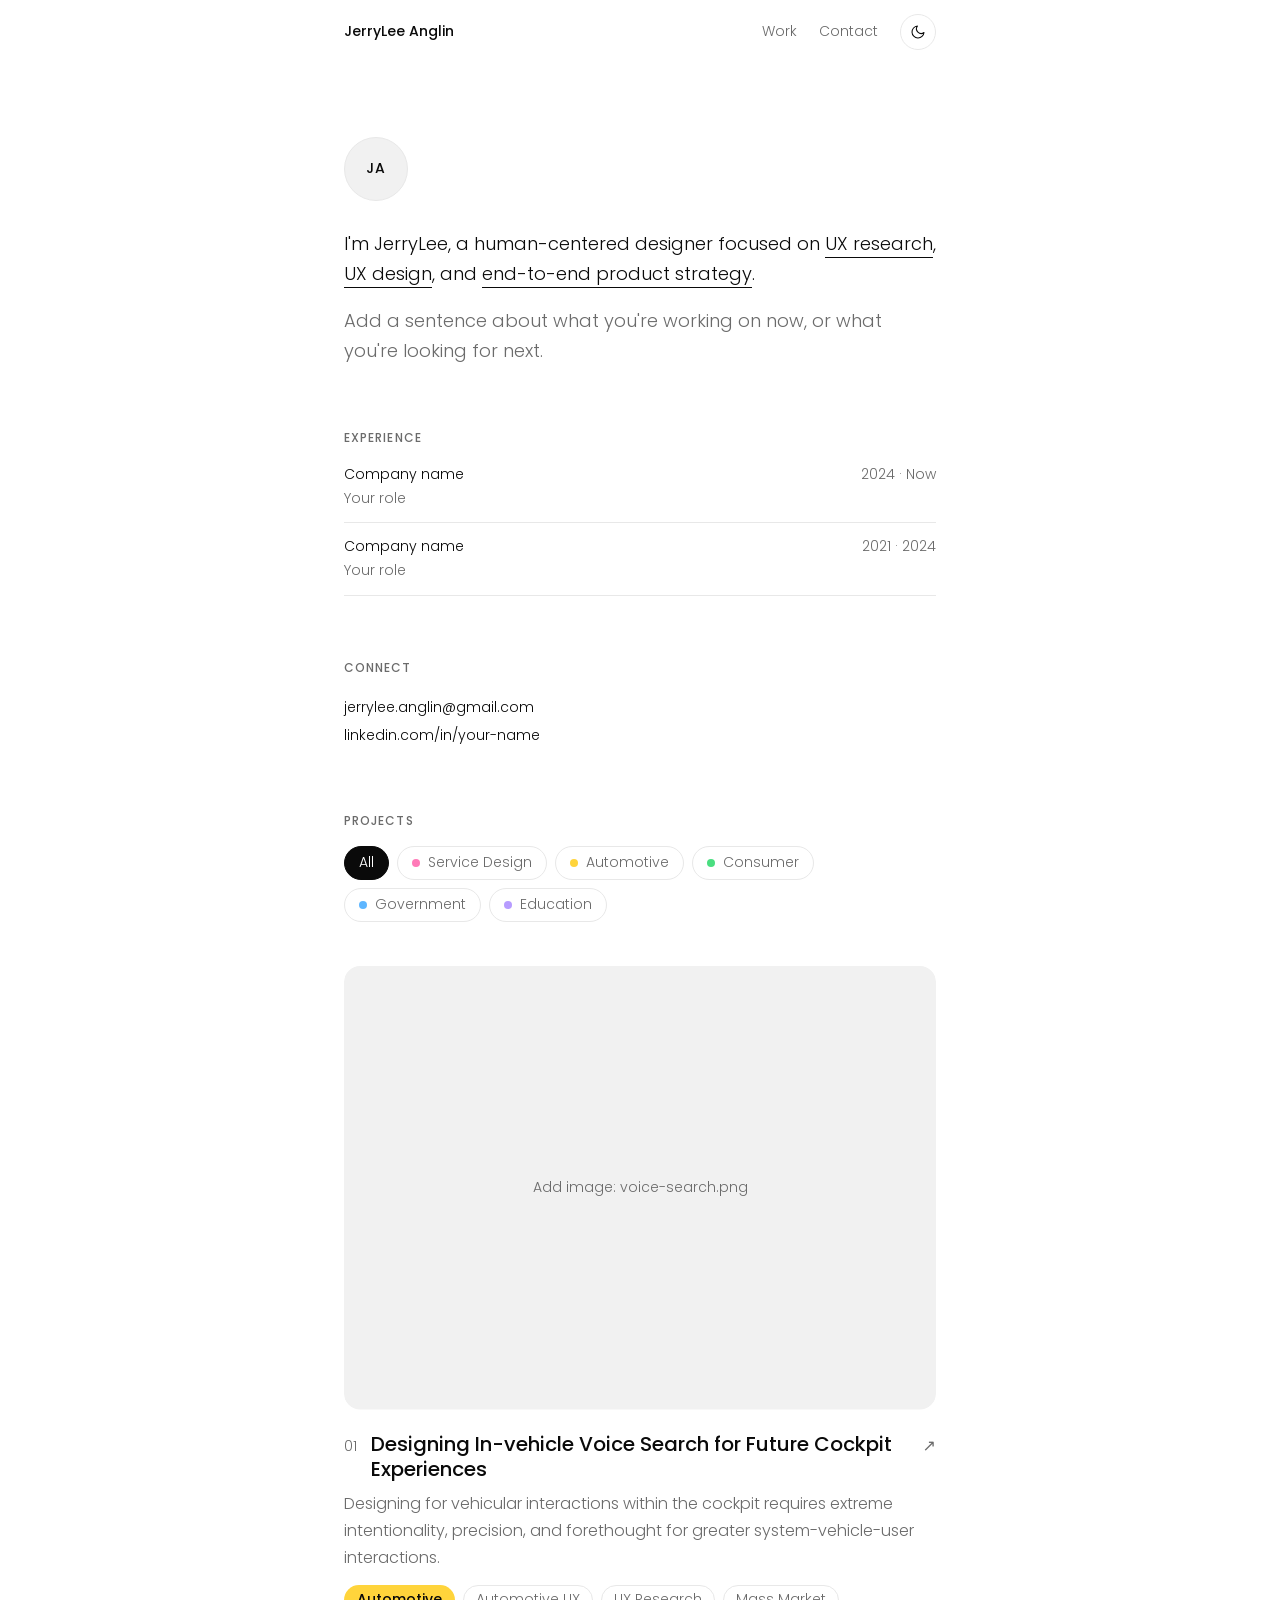
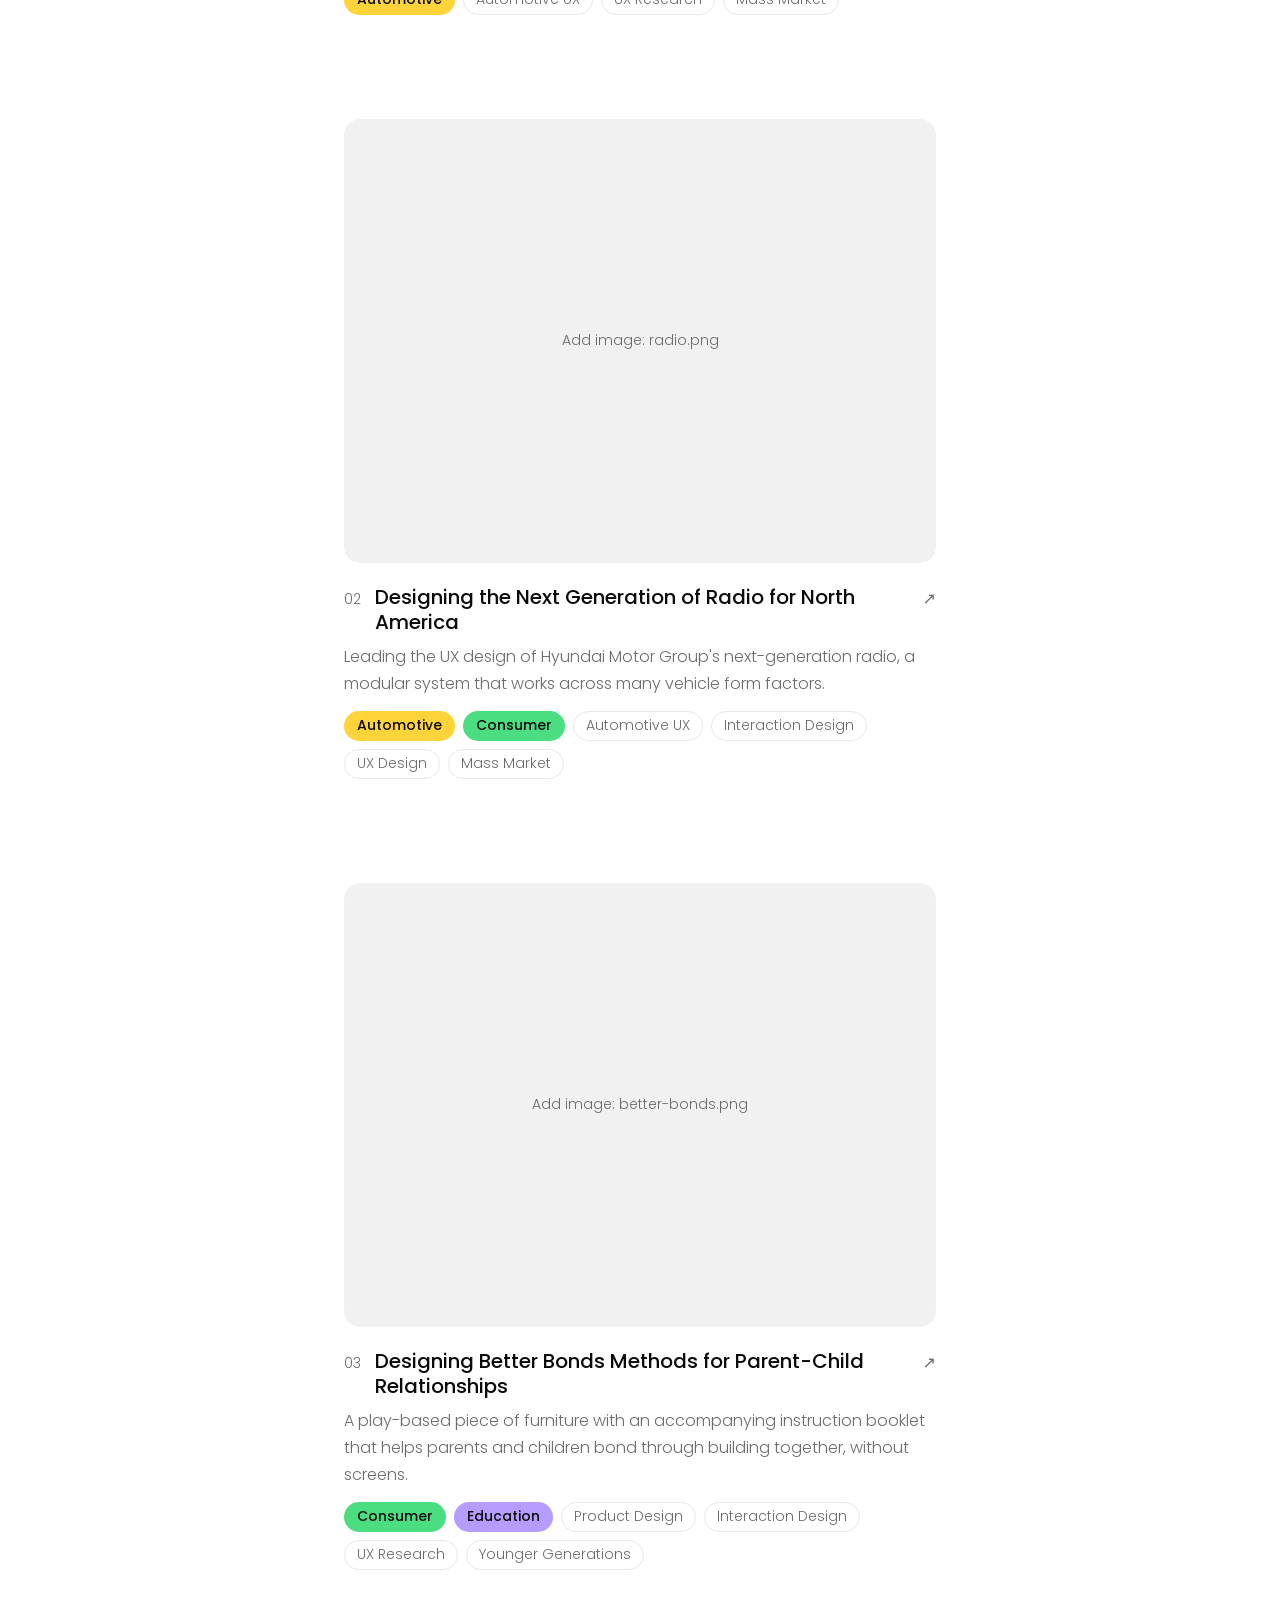
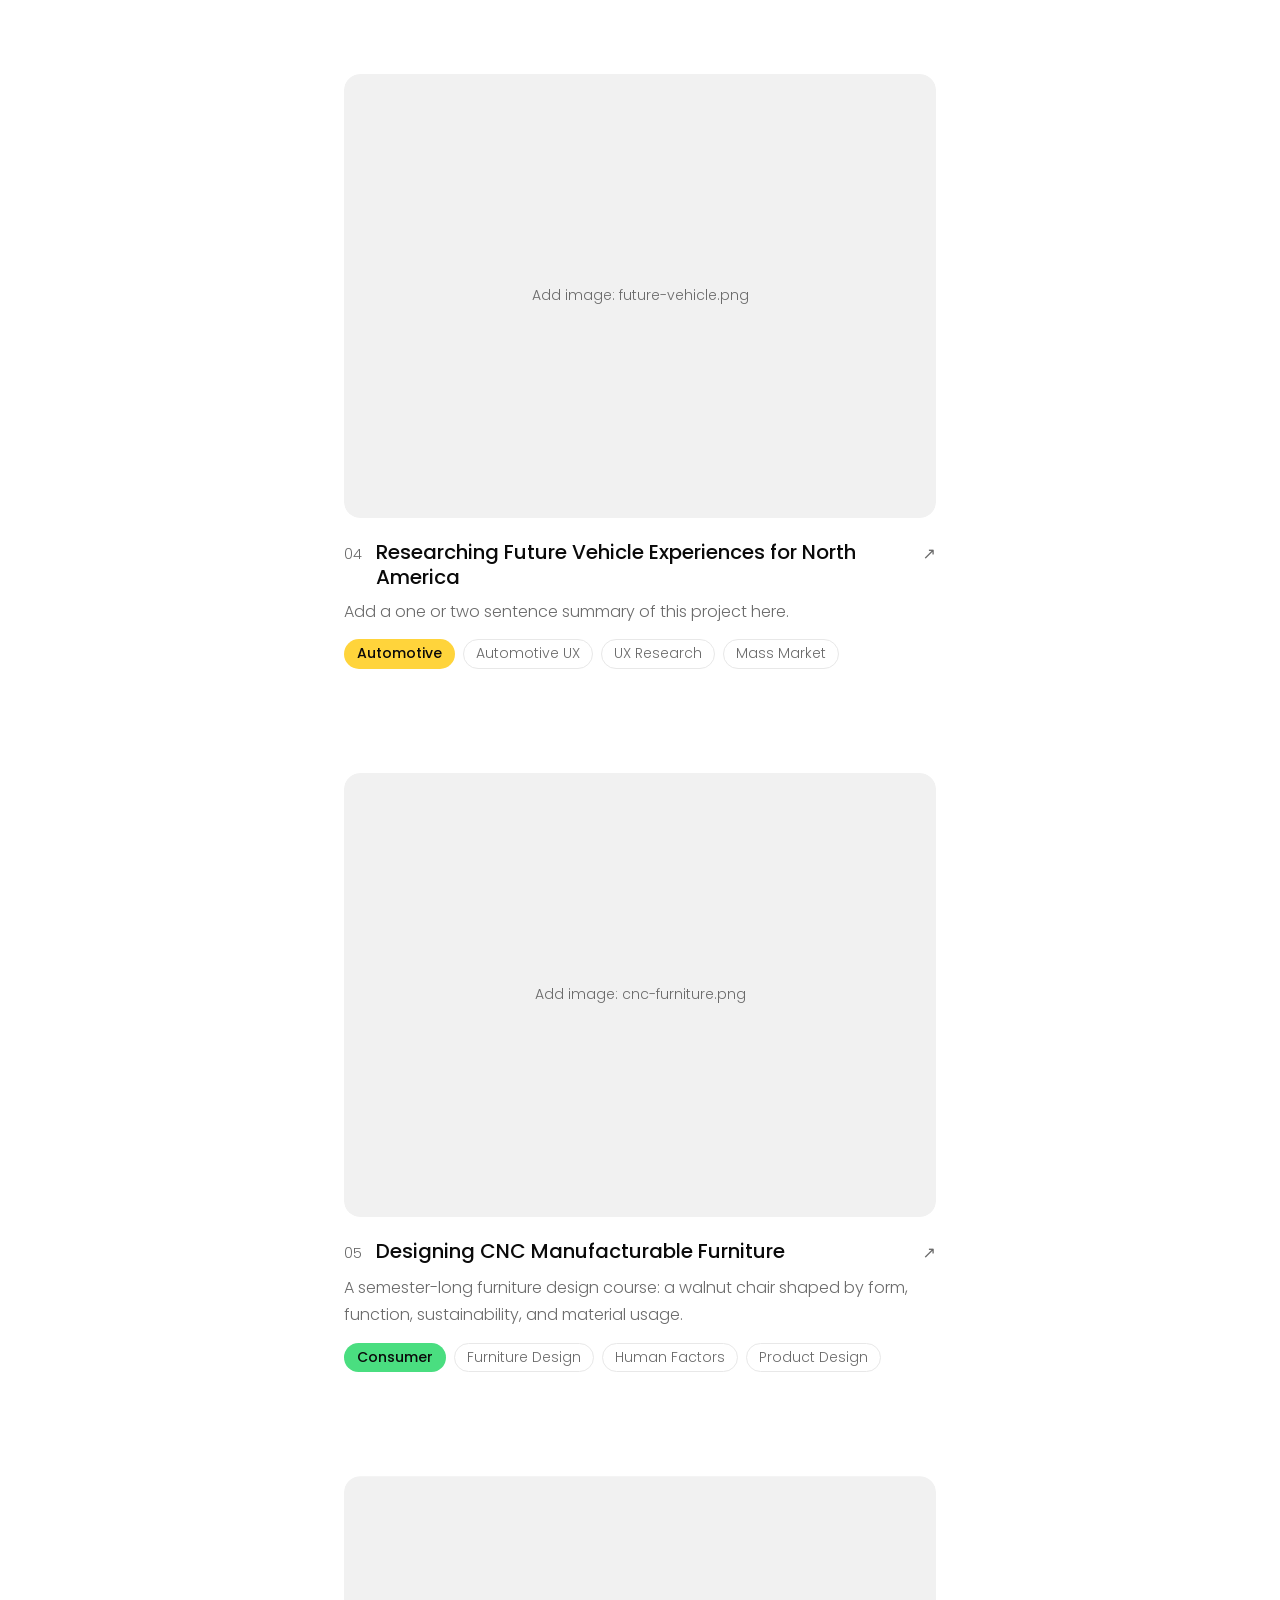
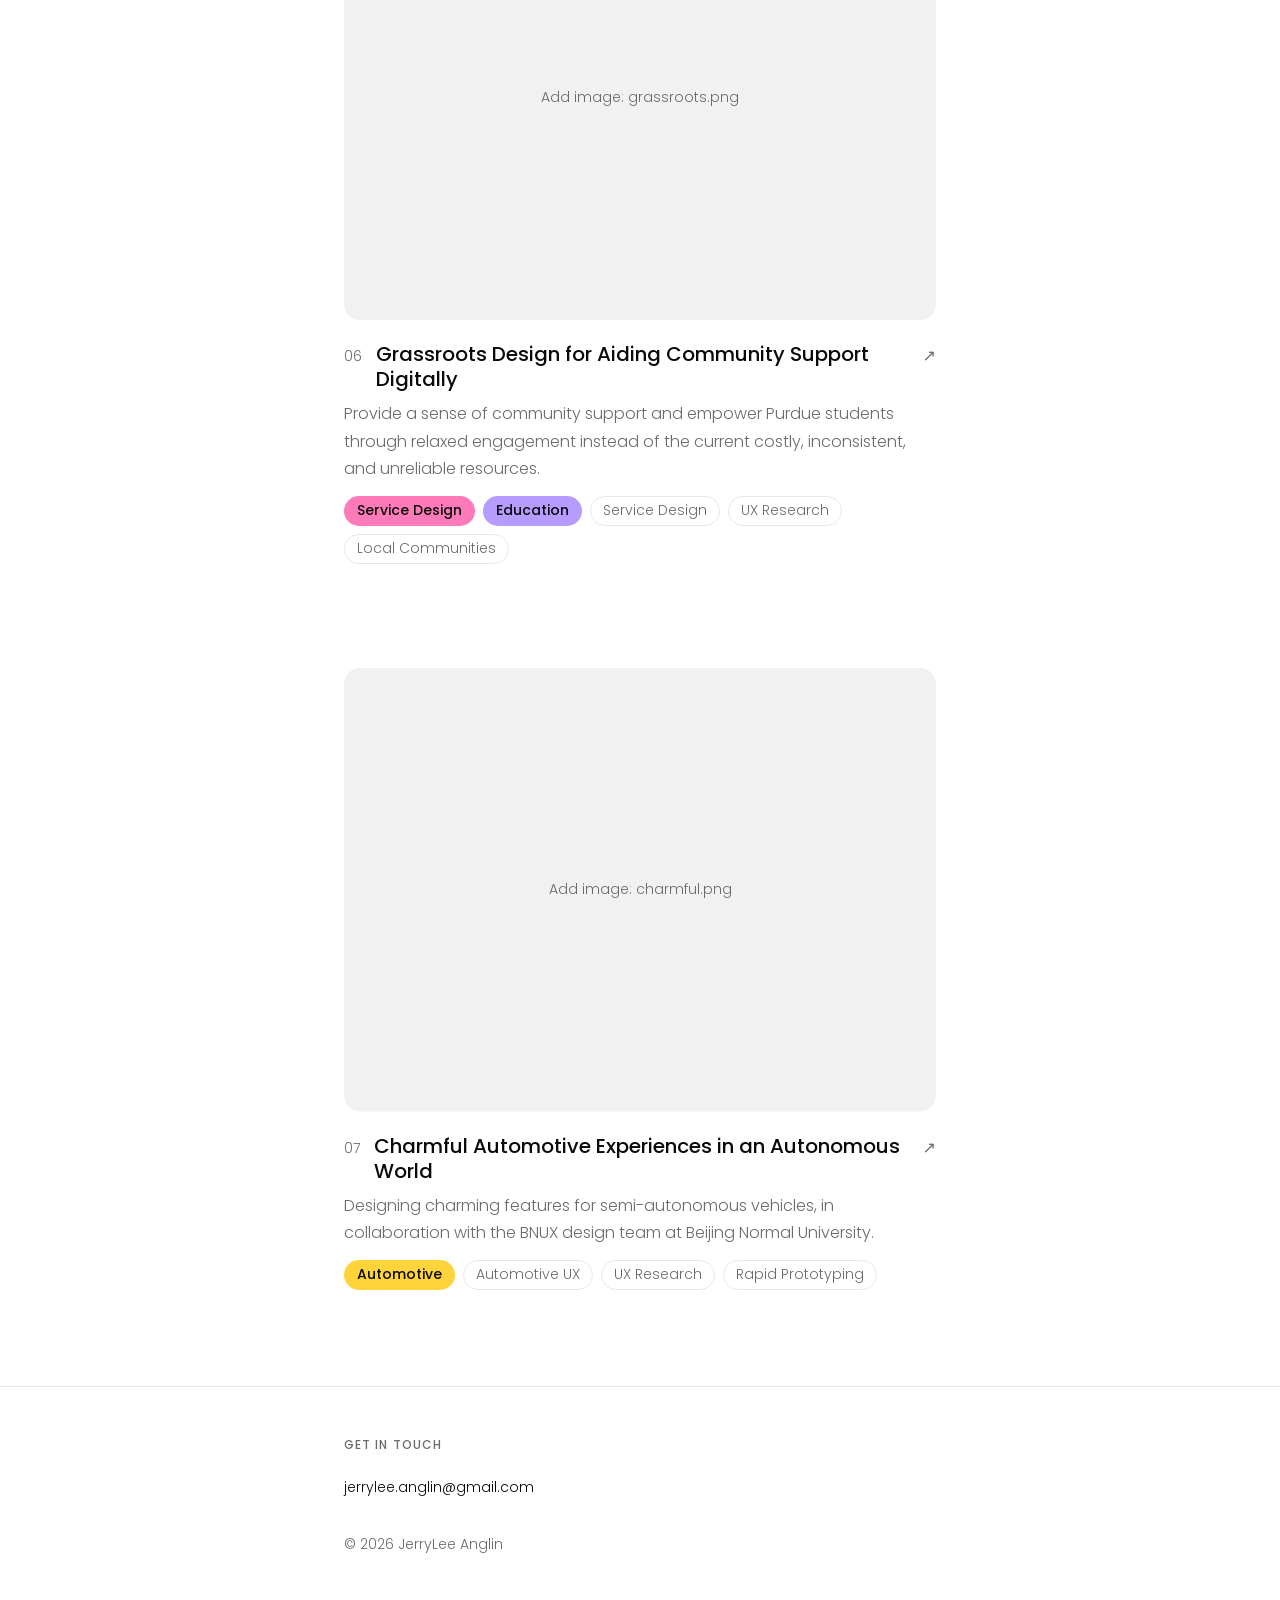
<file: index.html>
<!DOCTYPE html>
<html lang="en">
<head>
  <meta charset="UTF-8">
  <meta name="viewport" content="width=device-width, initial-scale=1">
  <title>JerryLee Anglin – UX Designer</title>
  <meta name="description" content="Human-centered designer focused on UX research, UX design, and end-to-end product strategy.">
  <script>(function(){var d=document.documentElement;d.classList.add("js");var t;try{t=localStorage.getItem("theme")}catch(e){}if(!t)t=matchMedia("(prefers-color-scheme: dark)").matches?"dark":"light";d.setAttribute("data-theme",t)})()</script>
  <link rel="stylesheet" href="site.css">
</head>
<body>

  <header class="site-header">
    <div class="col">
      <a class="brand" href="index.html">JerryLee Anglin</a>
      <nav class="nav" aria-label="Main">
        <a href="index.html#work">Work</a>
        <a href="index.html#contact">Contact</a>
        <button class="theme-toggle" id="theme-toggle" type="button" aria-label="Switch to night mode">
          <svg class="moon" width="16" height="16" viewBox="0 0 24 24" fill="none" stroke="currentColor" stroke-width="1.6" stroke-linecap="round" stroke-linejoin="round" aria-hidden="true"><path d="M21 12.8A9 9 0 1 1 11.2 3a7 7 0 0 0 9.8 9.8z"/></svg>
          <svg class="sun" width="16" height="16" viewBox="0 0 24 24" fill="none" stroke="currentColor" stroke-width="1.6" stroke-linecap="round" stroke-linejoin="round" aria-hidden="true"><circle cx="12" cy="12" r="4"/><path d="M12 2v2M12 20v2M4.9 4.9l1.4 1.4M17.7 17.7l1.4 1.4M2 12h2M20 12h2M4.9 19.1l1.4-1.4M17.7 6.3l1.4-1.4"/></svg>
        </button>
      </nav>
    </div>
  </header>

  <main class="col">

    <section class="intro" id="about">
      <!-- Swap the initials for a photo: replace JA with <img src="portrait.jpg" alt="JerryLee Anglin"> -->
      <div class="avatar fade">JA</div>
      <p class="bio fade" style="--d:.1s">I'm JerryLee, a human-centered designer focused on <span class="mark" style="--d:.7s">UX research</span>, <span class="mark" style="--d:.9s">UX design</span>, and <span class="mark" style="--d:1.1s">end-to-end product strategy</span>.</p>
      <p class="bio muted fade" style="--d:.2s">Add a sentence about what you're working on now, or what you're looking for next.</p>

      <h2 class="label fade" style="--d:.3s">Experience</h2>
      <!-- EDIT: replace with your real roles -->
      <ul class="rows fade" style="--d:.35s">
        <li><span>Company name<br><span class="role">Your role</span></span><span class="when">2024 &middot; Now</span></li>
        <li><span>Company name<br><span class="role">Your role</span></span><span class="when">2021 &middot; 2024</span></li>
      </ul>

      <h2 class="label fade" id="contact" style="--d:.4s">Connect</h2>
      <ul class="links fade" style="--d:.45s">
        <li><a href="mailto:jerrylee.anglin@gmail.com">jerrylee.anglin@gmail.com</a></li>
        <li><a href="https://www.linkedin.com/">linkedin.com/in/your-name</a></li>
      </ul>
    </section>

    <h2 class="label" id="work">Projects</h2>

    <!-- CATEGORY FILTERS. Each project's categories are set in its data-cats attribute
         (service-design, automotive, consumer, government, education). Edit data-cats to change them. -->
    <div class="filters" role="group" aria-label="Filter projects">
      <button type="button" data-filter="all" aria-pressed="true">All</button>
      <button type="button" data-filter="service-design" aria-pressed="false">Service Design</button>
      <button type="button" data-filter="automotive" aria-pressed="false">Automotive</button>
      <button type="button" data-filter="consumer" aria-pressed="false">Consumer</button>
      <button type="button" data-filter="government" aria-pressed="false">Government</button>
      <button type="button" data-filter="education" aria-pressed="false">Education</button>
    </div>

    <!-- HOW TO EDIT A PROJECT
         title / description / tags: change the text.
         link: a restricted project has data-restricted and shows a toast. To make it open a page, replace href="#work" data-restricted with href="page-name.html".
         image: upload it to your repo, then replace <div class="ph">...</div> with
         <img src="your-image.png" alt="Describe the image">
         To add a project, copy one whole <article class="post reveal" data-cats="automotive"> ... </article> block. -->
    <div class="feed">

        <article class="post reveal" data-cats="automotive">
          <a class="post-link" href="#work" data-restricted>
            <figure class="media"><div class="media-inner"><div class="ph">Add image: voice-search.png</div></div></figure>
            <div class="post-text">
              <div class="post-head"><span class="idx">01</span><h3 class="post-title">Designing In-vehicle Voice Search for Future Cockpit Experiences</h3><span class="arrow" aria-hidden="true">&#8599;</span></div>
              <p class="desc">Designing for vehicular interactions within the cockpit requires extreme intentionality, precision, and forethought for greater system-vehicle-user interactions.</p>
              <ul class="tags"><li class="cat c-automotive">Automotive</li><li>Automotive UX</li><li>UX Research</li><li>Mass Market</li></ul>
            </div>
          </a>
        </article>

        <article class="post reveal" data-cats="automotive,consumer">
          <a class="post-link" href="radio.html">
            <figure class="media"><div class="media-inner"><div class="ph">Add image: radio.png</div></div></figure>
            <div class="post-text">
              <div class="post-head"><span class="idx">02</span><h3 class="post-title">Designing the Next Generation of Radio for North America</h3><span class="arrow" aria-hidden="true">&#8599;</span></div>
              <p class="desc">Leading the UX design of Hyundai Motor Group's next-generation radio, a modular system that works across many vehicle form factors.</p>
              <ul class="tags"><li class="cat c-automotive">Automotive</li><li class="cat c-consumer">Consumer</li><li>Automotive UX</li><li>Interaction Design</li><li>UX Design</li><li>Mass Market</li></ul>
            </div>
          </a>
        </article>

        <article class="post reveal" data-cats="consumer,education">
          <a class="post-link" href="better-bonds.html">
            <figure class="media"><div class="media-inner"><div class="ph">Add image: better-bonds.png</div></div></figure>
            <div class="post-text">
              <div class="post-head"><span class="idx">03</span><h3 class="post-title">Designing Better Bonds Methods for Parent-Child Relationships</h3><span class="arrow" aria-hidden="true">&#8599;</span></div>
              <p class="desc">A play-based piece of furniture with an accompanying instruction booklet that helps parents and children bond through building together, without screens.</p>
              <ul class="tags"><li class="cat c-consumer">Consumer</li><li class="cat c-education">Education</li><li>Product Design</li><li>Interaction Design</li><li>UX Research</li><li>Younger Generations</li></ul>
            </div>
          </a>
        </article>

        <article class="post reveal" data-cats="automotive">
          <a class="post-link" href="#work" data-restricted>
            <figure class="media"><div class="media-inner"><div class="ph">Add image: future-vehicle.png</div></div></figure>
            <div class="post-text">
              <div class="post-head"><span class="idx">04</span><h3 class="post-title">Researching Future Vehicle Experiences for North America</h3><span class="arrow" aria-hidden="true">&#8599;</span></div>
              <p class="desc">Add a one or two sentence summary of this project here.</p>
              <ul class="tags"><li class="cat c-automotive">Automotive</li><li>Automotive UX</li><li>UX Research</li><li>Mass Market</li></ul>
            </div>
          </a>
        </article>

        <article class="post reveal" data-cats="consumer">
          <a class="post-link" href="cnc-furniture.html">
            <figure class="media"><div class="media-inner"><div class="ph">Add image: cnc-furniture.png</div></div></figure>
            <div class="post-text">
              <div class="post-head"><span class="idx">05</span><h3 class="post-title">Designing CNC Manufacturable Furniture</h3><span class="arrow" aria-hidden="true">&#8599;</span></div>
              <p class="desc">A semester-long furniture design course: a walnut chair shaped by form, function, sustainability, and material usage.</p>
              <ul class="tags"><li class="cat c-consumer">Consumer</li><li>Furniture Design</li><li>Human Factors</li><li>Product Design</li></ul>
            </div>
          </a>
        </article>

        <article class="post reveal" data-cats="service-design,education">
          <a class="post-link" href="grassroots.html">
            <figure class="media"><div class="media-inner"><div class="ph">Add image: grassroots.png</div></div></figure>
            <div class="post-text">
              <div class="post-head"><span class="idx">06</span><h3 class="post-title">Grassroots Design for Aiding Community Support Digitally</h3><span class="arrow" aria-hidden="true">&#8599;</span></div>
              <p class="desc">Provide a sense of community support and empower Purdue students through relaxed engagement instead of the current costly, inconsistent, and unreliable resources.</p>
              <ul class="tags"><li class="cat c-service-design">Service Design</li><li class="cat c-education">Education</li><li>Service Design</li><li>UX Research</li><li>Local Communities</li></ul>
            </div>
          </a>
        </article>

        <article class="post reveal" data-cats="automotive">
          <a class="post-link" href="charmful.html">
            <figure class="media"><div class="media-inner"><div class="ph">Add image: charmful.png</div></div></figure>
            <div class="post-text">
              <div class="post-head"><span class="idx">07</span><h3 class="post-title">Charmful Automotive Experiences in an Autonomous World</h3><span class="arrow" aria-hidden="true">&#8599;</span></div>
              <p class="desc">Designing charming features for semi-autonomous vehicles, in collaboration with the BNUX design team at Beijing Normal University.</p>
              <ul class="tags"><li class="cat c-automotive">Automotive</li><li>Automotive UX</li><li>UX Research</li><li>Rapid Prototyping</li></ul>
            </div>
          </a>
        </article>

    </div>
    <p class="empty" hidden>No projects in this category yet.</p>
  </main>

  <footer class="site-footer">
    <div class="col">
      <p class="label" style="margin-top:40px">Get in touch</p>
      <ul class="links"><li><a href="mailto:jerrylee.anglin@gmail.com">jerrylee.anglin@gmail.com</a></li></ul>
      <p class="copy">&copy; 2026 JerryLee Anglin</p>
    </div>
  </footer>

  <script src="site.js"></script>
</body>
</html>
</file>
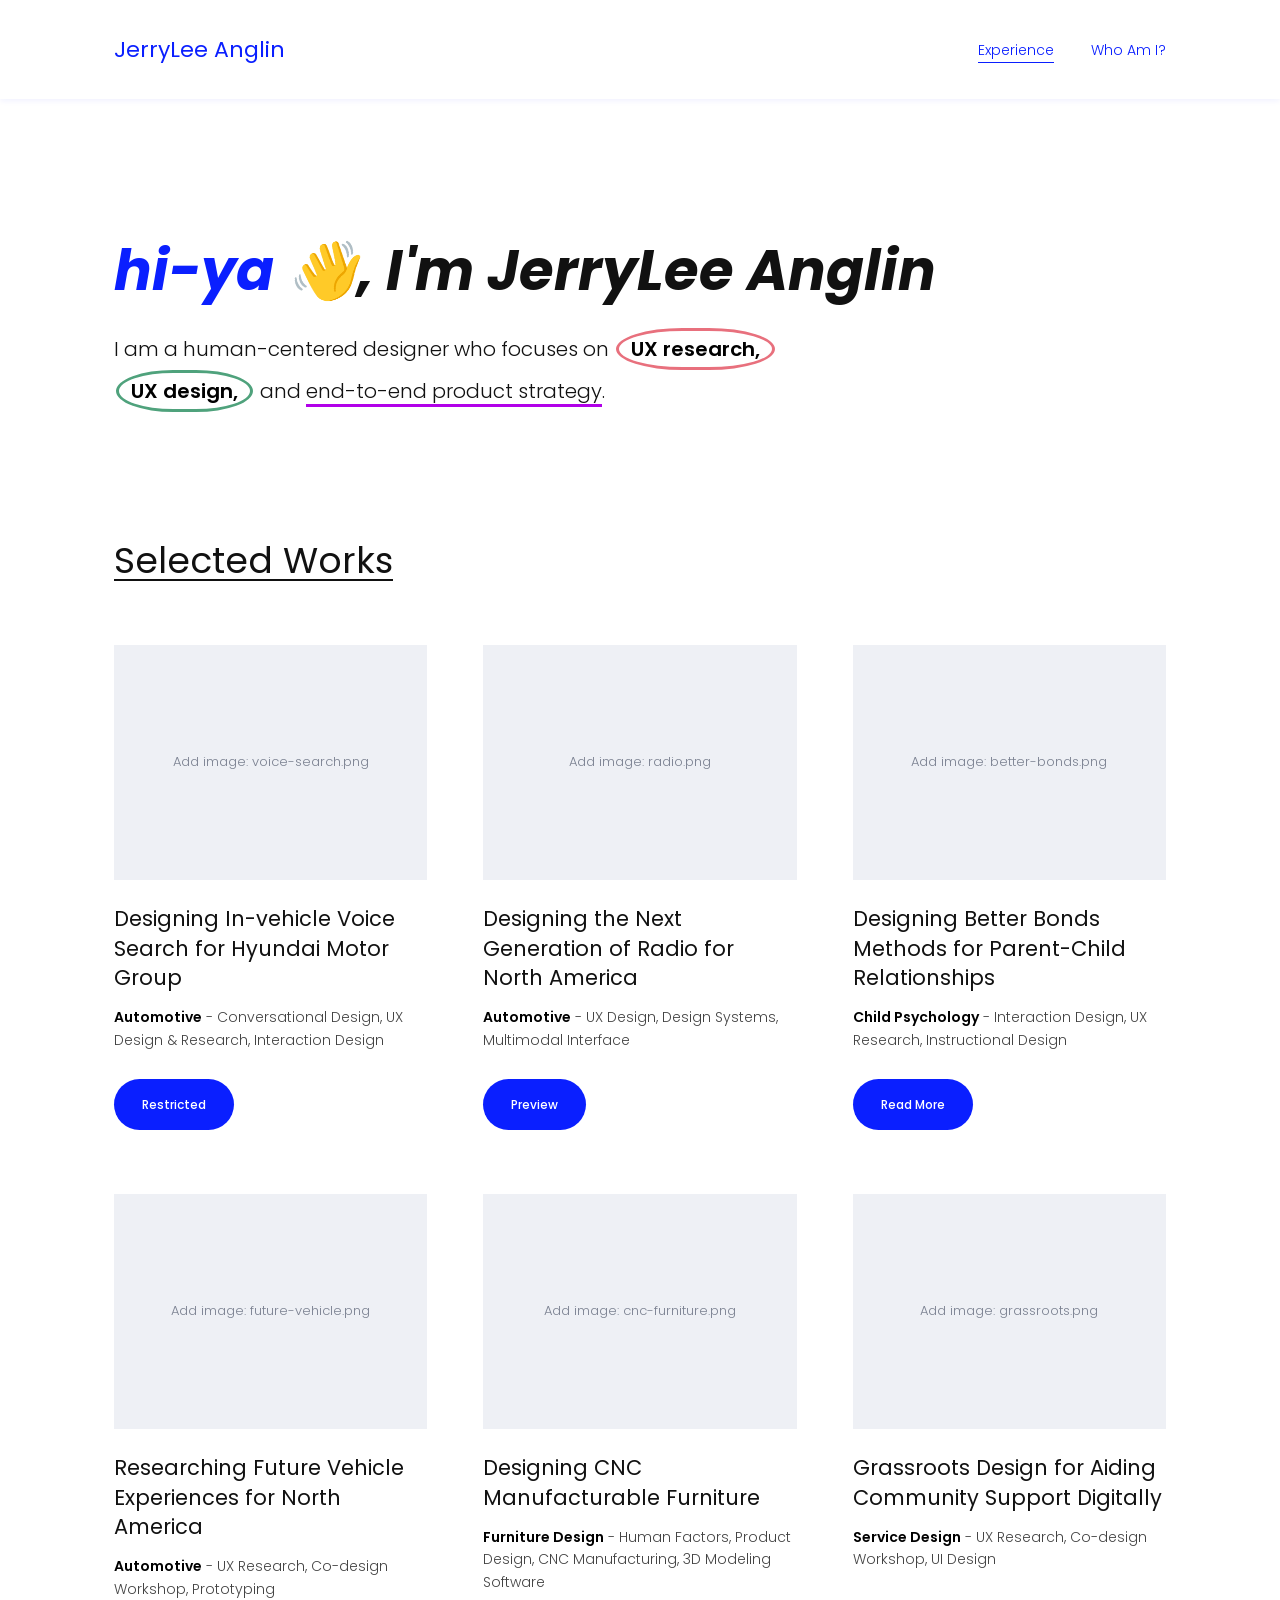
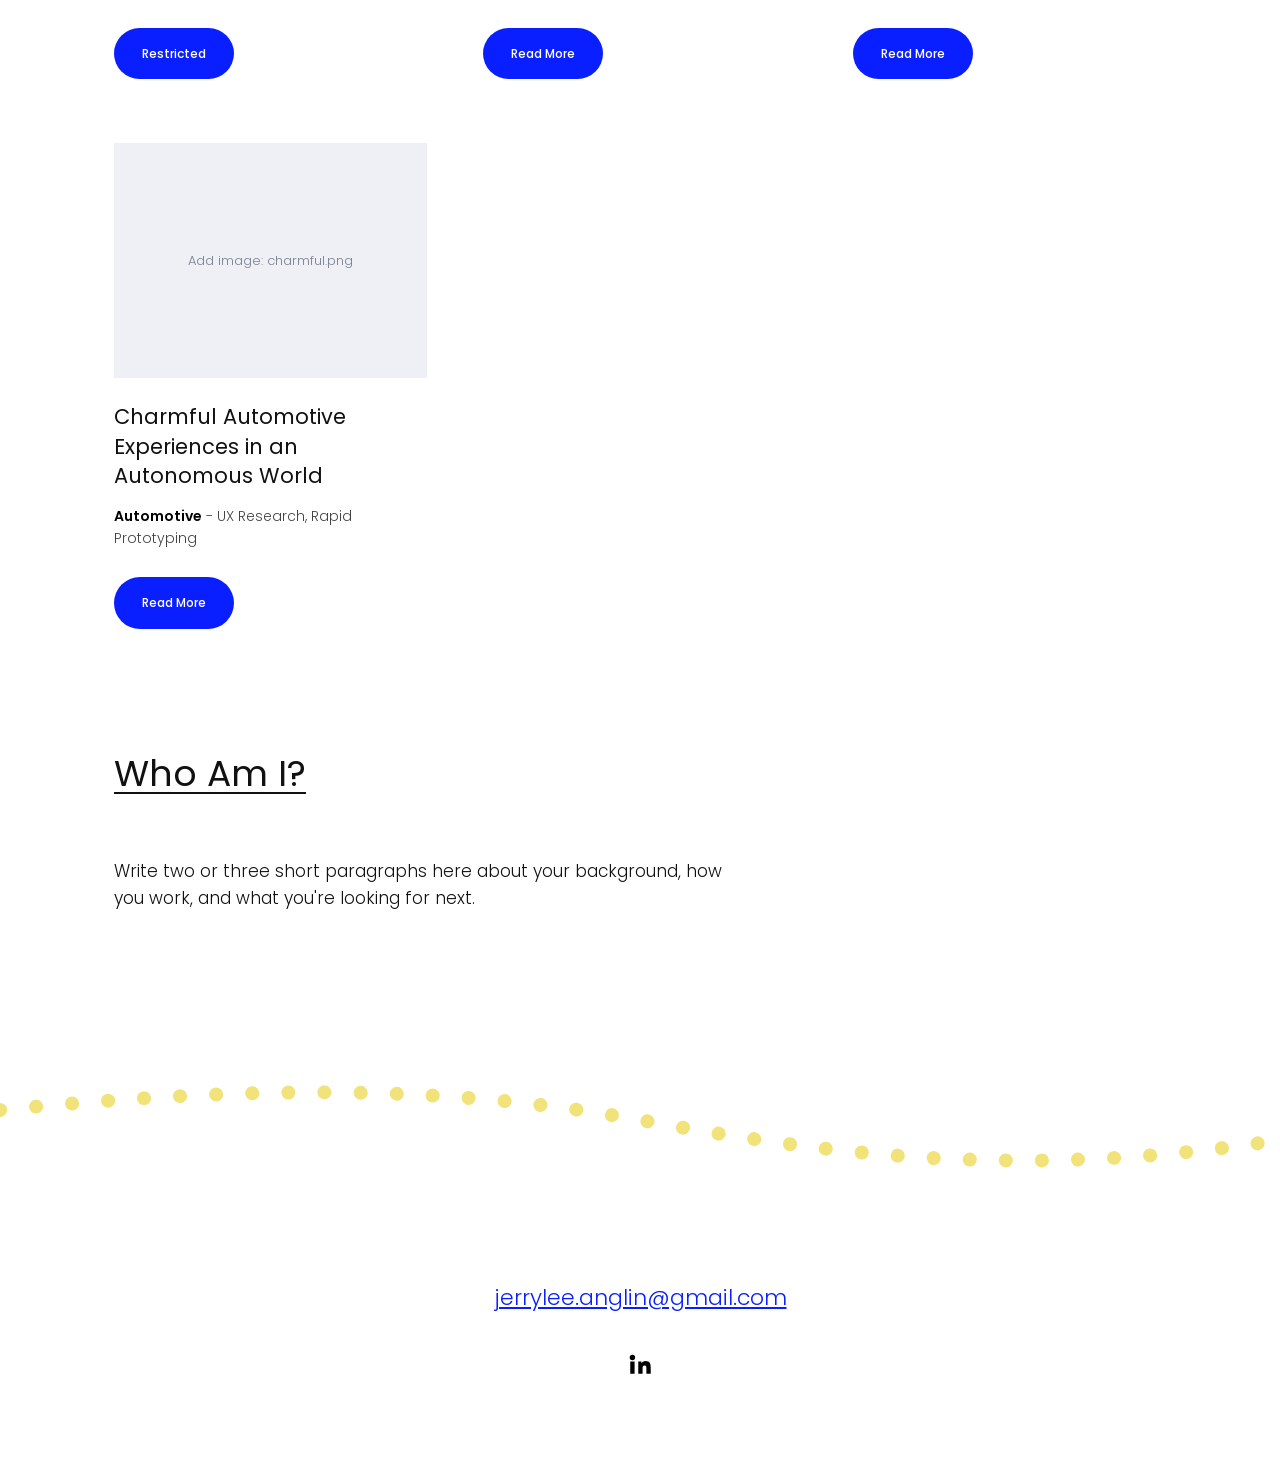
<file: index (1).html>
<!DOCTYPE html>
<html lang="en">
<head>
  <meta charset="UTF-8">
  <meta name="viewport" content="width=device-width, initial-scale=1">
  <title>JerryLee Anglin – UX Designer</title>
  <link rel="preconnect" href="https://fonts.googleapis.com">
  <link rel="preconnect" href="https://fonts.gstatic.com" crossorigin>
  <link href="https://fonts.googleapis.com/css2?family=Poppins:ital,wght@0,300;0,400;0,500;1,700&display=swap" rel="stylesheet">
  <style>
    :root { --blue:#0a1fff; --ink:#111; --muted:#444; }
    * { box-sizing: border-box; }
    body { margin:0; background:#fff; color:var(--ink); font-family:Poppins, system-ui, Arial, sans-serif; font-weight:300; font-size:17px; line-height:1.6; }
    a { color:var(--blue); }
    a:focus-visible, .btn:focus-visible { outline:3px solid var(--ink); outline-offset:3px; }
    .wrap { max-width:1100px; margin:0 auto; padding:0 24px; }

    .site-header { box-shadow:0 2px 6px rgba(10,31,255,.06); }
    .site-header .wrap { display:flex; justify-content:space-between; align-items:center; flex-wrap:wrap; gap:12px; padding-top:32px; padding-bottom:32px; }
    .logo { font-size:22px; font-weight:400; color:var(--blue); text-decoration:none; }
    nav a { font-size:14px; margin-left:32px; text-decoration:none; padding-bottom:2px; border-bottom:1px solid transparent; }
    nav a:hover, nav a[aria-current] { border-bottom-color:var(--blue); }

    .hero { padding:140px 0 120px; }
    .hero h1 { font-size:clamp(32px,5.5vw,56px); font-weight:700; font-style:italic; line-height:1.15; margin:0 0 24px; }
    .hero h1 .hi { color:var(--blue); }
    .hero p { font-size:20px; max-width:760px; margin:0; line-height:2.1; }
    .ring { font-weight:600; color:#000; padding:4px 12px; margin:0 2px; border:3px solid; border-radius:50% / 60%; white-space:nowrap; }
    .ring.red { border-color:#e8707d; }
    .ring.green { border-color:#4fa27c; }
    .strat { text-decoration:underline 3px #b100e8; text-underline-offset:6px; }

    h2.section { font-size:36px; font-weight:400; text-decoration:underline; text-underline-offset:6px; text-decoration-thickness:2px; margin:0 0 56px; }
    .grid { display:grid; grid-template-columns:repeat(3, 1fr); gap:64px 56px; }
    .card { display:flex; flex-direction:column; }
    .thumb { background:#eef0f5; aspect-ratio:4 / 3; display:flex; align-items:center; justify-content:center; text-align:center; padding:12px; color:#7a8090; font-size:13px; margin-bottom:24px; overflow:hidden; }
    .thumb img { width:100%; height:100%; object-fit:cover; display:block; }
    .card h3 { font-size:21px; font-weight:400; line-height:1.4; margin:0 0 14px; }
    .tags { font-size:14px; color:var(--muted); margin:0 0 28px; flex:1; }
    .tags strong { font-weight:600; color:#000; }
    .btn { align-self:flex-start; background:var(--blue); color:#fff; font-size:12px; font-weight:500; text-decoration:none; padding:16px 28px; border-radius:999px; }
    .btn:hover { background:#000; }

    .wave { margin:110px 0 70px; line-height:0; overflow:hidden; }
    .wave svg { width:100%; height:110px; display:block; }

    .about { padding:20px 0 40px; }
    .about p { max-width:640px; }

    .contact { text-align:center; padding:20px 0 80px; }
    .contact a.mail { font-size:22px; }
    .contact .li { display:inline-block; margin-top:36px; color:#000; }

    @media (max-width:860px) { .grid { grid-template-columns:repeat(2,1fr); } }
    @media (max-width:560px) {
      .grid { grid-template-columns:1fr; }
      .hero { padding:72px 0 64px; }
      nav a { margin:0 20px 0 0; }
    }
  </style>
</head>
<body>

  <header class="site-header">
    <div class="wrap">
      <a class="logo" href="#top">JerryLee Anglin</a>
      <nav aria-label="Main">
        <a href="#experience" aria-current="page">Experience</a>
        <a href="#about">Who Am I?</a>
      </nav>
    </div>
  </header>

  <main id="top" class="wrap">

    <section class="hero">
      <h1><span class="hi">hi-ya</span> 👋, I'm JerryLee Anglin</h1>
      <p>I am a human-centered designer who focuses on <span class="ring red">UX research,</span> <span class="ring green">UX design,</span> and <span class="strat">end-to-end product strategy</span>.</p>
    </section>

    <section id="experience" aria-labelledby="works">
      <h2 class="section" id="works">Selected Works</h2>
      <div class="grid">

        <article class="card">
          <div class="thumb">Add image: voice-search.png</div>
          <h3>Designing In-vehicle Voice Search for Hyundai Motor Group</h3>
          <p class="tags"><strong>Automotive</strong> - Conversational Design, UX Design &amp; Research, Interaction Design</p>
          <a class="btn" href="#">Restricted</a>
        </article>

        <article class="card">
          <div class="thumb">Add image: radio.png</div>
          <h3>Designing the Next Generation of Radio for North America</h3>
          <p class="tags"><strong>Automotive</strong> - UX Design, Design Systems, Multimodal Interface</p>
          <a class="btn" href="#">Preview</a>
        </article>

        <article class="card">
          <div class="thumb">Add image: better-bonds.png</div>
          <h3>Designing Better Bonds Methods for Parent-Child Relationships</h3>
          <p class="tags"><strong>Child Psychology</strong> - Interaction Design, UX Research, Instructional Design</p>
          <a class="btn" href="#">Read More</a>
        </article>

        <article class="card">
          <div class="thumb">Add image: future-vehicle.png</div>
          <h3>Researching Future Vehicle Experiences for North America</h3>
          <p class="tags"><strong>Automotive</strong> - UX Research, Co-design Workshop, Prototyping</p>
          <a class="btn" href="#">Restricted</a>
        </article>

        <article class="card">
          <div class="thumb">Add image: cnc-furniture.png</div>
          <h3>Designing CNC Manufacturable Furniture</h3>
          <p class="tags"><strong>Furniture Design</strong> - Human Factors, Product Design, CNC Manufacturing, 3D Modeling Software</p>
          <a class="btn" href="#">Read More</a>
        </article>

        <article class="card">
          <div class="thumb">Add image: grassroots.png</div>
          <h3>Grassroots Design for Aiding Community Support Digitally</h3>
          <p class="tags"><strong>Service Design</strong> - UX Research, Co-design Workshop, UI Design</p>
          <a class="btn" href="#">Read More</a>
        </article>

        <article class="card">
          <div class="thumb">Add image: charmful.png</div>
          <h3>Charmful Automotive Experiences in an Autonomous World</h3>
          <p class="tags"><strong>Automotive</strong> - UX Research, Rapid Prototyping</p>
          <a class="btn" href="#">Read More</a>
        </article>

      </div>
    </section>

    <section id="about" class="about" aria-labelledby="about-title">
      <h2 class="section" id="about-title" style="margin-top:96px">Who Am I?</h2>
      <p>Write two or three short paragraphs here about your background, how you work, and what you're looking for next.</p>
    </section>

  </main>

  <div class="wave" aria-hidden="true">
    <svg viewBox="0 0 1000 110" preserveAspectRatio="none">
      <path d="M0 30 C 200 5, 350 5, 500 40 S 800 100, 1000 60" fill="none" stroke="#f2e27a" stroke-width="14" stroke-linecap="round" stroke-dasharray="0.1 36" vector-effect="non-scaling-stroke" />
    </svg>
  </div>

  <footer class="contact">
    <a class="mail" href="mailto:jerrylee.anglin@gmail.com">jerrylee.anglin@gmail.com</a><br>
    <a class="li" href="https://www.linkedin.com/" aria-label="LinkedIn">
      <svg width="26" height="26" viewBox="0 0 24 24" fill="currentColor" aria-hidden="true"><path d="M4.98 3.5a2.5 2.5 0 1 1 0 5 2.5 2.5 0 0 1 0-5zM3 9.75h4V21H3V9.75zm6.5 0h3.8v1.6h.06c.53-1 1.83-2.05 3.77-2.05 4.03 0 4.77 2.65 4.77 6.1V21h-4v-4.9c0-1.17-.02-2.67-1.63-2.67-1.63 0-1.88 1.27-1.88 2.58V21h-4V9.75z"/></svg>
    </a>
  </footer>

</body>
</html>
</file>
<file: site.css>
@import url("https://fonts.googleapis.com/css2?family=Poppins:wght@300;400;500;600&display=swap");

/* ===== Type scale + colors: edit here and every page updates ===== */
:root {
  --font: Poppins, system-ui, -apple-system, "Segoe UI", Arial, sans-serif;
  --fs-label: 0.75rem;   /* section labels */
  --fs-sm: 0.875rem;     /* tags, captions, nav */
  --fs-base: 1rem;       /* body */
  --fs-lg: 1.125rem;     /* intro */
  --fs-title: 1.25rem;   /* project titles */
  --fs-h2: 1.375rem;     /* case study headings */
  --fs-h1: clamp(1.75rem, 5vw, 2.25rem);

  --bg: #ffffff; --fg: #0a0a0a; --muted: #6b6b6b; --line: #e8e8e8; --tint: #f1f1f1;
  --ease: cubic-bezier(0.22, 1, 0.36, 1);
}
[data-theme="dark"] { --bg: #0a0a0a; --fg: #f5f5f5; --muted: #8c8c8c; --line: #242424; --tint: #161616; color-scheme: dark; }

* { box-sizing: border-box; }
html { scroll-behavior: smooth; transition: background-color 0.4s, color 0.4s; }
body { margin: 0; background: var(--bg); color: var(--fg); font: 300 var(--fs-base)/1.7 var(--font); -webkit-font-smoothing: antialiased; }
a { color: inherit; }
a:focus-visible, button:focus-visible { outline: 2px solid var(--fg); outline-offset: 4px; border-radius: 4px; }
img { max-width: 100%; display: block; }
p { margin: 0 0 1em; }
h1, h2, h3 { font-family: var(--font); margin: 0; line-height: 1.25; }
.col { max-width: 640px; margin: 0 auto; padding: 0 24px; }

/* ---------- Header ---------- */
.site-header { position: sticky; top: 0; z-index: 20; background: color-mix(in srgb, var(--bg) 82%, transparent); backdrop-filter: blur(10px); -webkit-backdrop-filter: blur(10px); border-bottom: 1px solid transparent; transition: border-color 0.3s; }
.site-header.scrolled { border-bottom-color: var(--line); }
.site-header .col { display: flex; align-items: center; justify-content: space-between; height: 64px; }
.brand { font-weight: 500; font-size: var(--fs-sm); text-decoration: none; }
.nav { display: flex; align-items: center; gap: 22px; font-size: var(--fs-sm); }
.nav a { color: var(--muted); text-decoration: none; transition: color 0.2s; }
.nav a:hover { color: var(--fg); }
.theme-toggle { position: relative; width: 36px; height: 36px; border-radius: 50%; border: 1px solid var(--line); background: transparent; color: var(--fg); cursor: pointer; padding: 0; transition: border-color 0.2s, transform 0.4s var(--ease); }
.theme-toggle:hover { border-color: var(--muted); transform: rotate(18deg); }
.theme-toggle svg { position: absolute; inset: 0; margin: auto; transition: opacity 0.4s var(--ease), transform 0.5s var(--ease); }
.theme-toggle .moon { opacity: 1; transform: rotate(0) scale(1); }
.theme-toggle .sun { opacity: 0; transform: rotate(-90deg) scale(0.5); }
[data-theme="dark"] .theme-toggle .moon { opacity: 0; transform: rotate(90deg) scale(0.5); }
[data-theme="dark"] .theme-toggle .sun { opacity: 1; transform: rotate(0) scale(1); }
::view-transition-old(root), ::view-transition-new(root) { animation: none; mix-blend-mode: normal; }
::view-transition-new(root) { z-index: 1; }

/* ---------- Intro ---------- */
.intro { padding-top: 72px; }
.avatar { width: 64px; height: 64px; border-radius: 50%; background: var(--tint); border: 1px solid var(--line); display: grid; place-items: center; font-weight: 500; font-size: var(--fs-sm); letter-spacing: 0.04em; overflow: hidden; margin-bottom: 28px; }
.avatar img { width: 100%; height: 100%; object-fit: cover; }
.bio { font-size: var(--fs-lg); line-height: 1.65; margin-bottom: 1em; }
.bio.muted { color: var(--muted); }
.mark { background: linear-gradient(currentColor, currentColor) no-repeat 0 100% / 100% 1px; padding-bottom: 2px; }
.js .mark { background-size: 0 1px; transition: background-size 1000ms var(--ease) var(--d, 0.5s); }
.js .intro.in .mark { background-size: 100% 1px; }
.js .intro .fade { opacity: 0; transform: translateY(12px); transition: opacity 800ms var(--ease) var(--d, 0s), transform 800ms var(--ease) var(--d, 0s); }
.js .intro.in .fade { opacity: 1; transform: none; }

.label { font-size: var(--fs-label); letter-spacing: 0.09em; text-transform: uppercase; color: var(--muted); margin: 64px 0 18px; font-weight: 500; }
.rows { list-style: none; margin: 0; padding: 0; }
.rows li { display: flex; justify-content: space-between; gap: 16px; padding: 12px 0; border-bottom: 1px solid var(--line); font-size: var(--fs-sm); }
.rows li:first-child { padding-top: 0; }
.rows .role, .rows .when { color: var(--muted); }
.links { list-style: none; margin: 0; padding: 0; font-size: var(--fs-sm); line-height: 2; }
.links a { text-decoration: none; background: linear-gradient(currentColor, currentColor) no-repeat 0 100% / 0 1px; transition: background-size 0.4s var(--ease); }
.links a:hover { background-size: 100% 1px; }

/* ---------- Project feed (blog style, one column) ---------- */
.feed { display: flex; flex-direction: column; gap: 104px; padding-bottom: 96px; }
.post-link { display: block; text-decoration: none; color: inherit; }
.media { margin: 0 0 22px; border-radius: 16px; overflow: hidden; background: var(--tint); aspect-ratio: 4 / 3; }
.media-inner { width: 100%; height: 100%; transition: transform 1100ms var(--ease); }
.media img, .ph { width: 100%; height: 100%; object-fit: cover; }
.ph { display: grid; place-items: center; text-align: center; padding: 16px; color: var(--muted); font-size: var(--fs-sm); }
.post-head { display: flex; align-items: baseline; gap: 14px; margin-bottom: 8px; }
.idx { font-size: var(--fs-sm); color: var(--muted); font-variant-numeric: tabular-nums; }
.post-title { font-size: var(--fs-title); font-weight: 500; }
.arrow { margin-left: auto; color: var(--muted); transition: transform 0.4s var(--ease), color 0.3s; }
.post-link:hover .arrow { transform: translate(3px, -3px); color: var(--fg); }
.desc { color: var(--muted); margin-bottom: 14px; }
.tags { list-style: none; margin: 0; padding: 0; display: flex; flex-wrap: wrap; gap: 8px; }
.tags li { border: 1px solid var(--line); border-radius: 999px; padding: 2px 12px; font-size: var(--fs-sm); color: var(--muted); }

/* Scroll reveal: image unmasks and settles, text follows */
.js .reveal .media { clip-path: inset(7% 7% 7% 7% round 28px); opacity: 0; transition: clip-path 1200ms var(--ease), opacity 800ms ease; }
.js .reveal .media-inner { transform: scale(1.14); }
.js .reveal .post-text > * { opacity: 0; transform: translateY(14px); transition: opacity 800ms var(--ease) calc(250ms + var(--i, 0) * 90ms), transform 800ms var(--ease) calc(250ms + var(--i, 0) * 90ms); }
.post-text > :nth-child(2) { --i: 1; } .post-text > :nth-child(3) { --i: 2; } .post-text > :nth-child(4) { --i: 3; }
.js .reveal.in .media { clip-path: inset(0 round 16px); opacity: 1; }
.js .reveal.in .media-inner { transform: none; }
.js .reveal.in .post-text > * { opacity: 1; transform: none; }
@media (hover: hover) { .js .reveal.in .post-link:hover .media-inner, .post-link:hover .media-inner { transform: scale(1.035); } }

/* Reduce motion: keep the gentle fades, drop the scaling, sliding and masking */
@media (prefers-reduced-motion: reduce) {
  .js .reveal .media { clip-path: none; }
  .js .reveal .media-inner, .js .reveal .post-text > *, .js .intro .fade { transform: none; }
  .theme-toggle:hover { transform: none; }
}

/* ---------- Footer ---------- */
.site-footer { border-top: 1px solid var(--line); padding: 8px 0 56px; font-size: var(--fs-sm); color: var(--muted); }
.site-footer .links a { color: var(--fg); }
.site-footer .copy { margin-top: 32px; }

/* ---------- Case study page ---------- */
.back { display: inline-block; margin: 40px 0 32px; font-size: var(--fs-sm); color: var(--muted); text-decoration: none; transition: color 0.2s; }
.back:hover { color: var(--fg); }
.cs-title { font-size: var(--fs-h1); font-weight: 500; margin-bottom: 16px; }
.cs-lead { font-size: var(--fs-lg); color: var(--muted); margin: 20px 0 36px; }
.notice { border: 1px dashed var(--muted); padding: 12px 16px; border-radius: 12px; font-size: var(--fs-sm); color: var(--muted); margin: 0 0 32px; }
.facts { display: grid; grid-template-columns: repeat(2, 1fr); gap: 20px 24px; margin: 40px 0 8px; padding: 24px 0; border-top: 1px solid var(--line); border-bottom: 1px solid var(--line); }
.facts dt { font-size: var(--fs-label); letter-spacing: 0.09em; text-transform: uppercase; color: var(--muted); margin-bottom: 2px; font-weight: 500; }
.facts dd { margin: 0; font-size: var(--fs-sm); }
.cs-section { padding-top: 56px; }
.cs-section h2 { font-size: var(--fs-h2); font-weight: 500; margin-bottom: 16px; }
.cs-section h3 { font-size: var(--fs-title); font-weight: 500; margin: 28px 0 10px; }
.cs-section ul { padding-left: 1.2em; margin: 0 0 1em; }
.cs-section li { margin-bottom: 0.35em; }
figure.fig { margin: 32px 0; }
figure.fig .media { margin-bottom: 10px; aspect-ratio: 16 / 10; }
figcaption { font-size: var(--fs-sm); color: var(--muted); }
.feature { border-left: 2px solid var(--fg); padding: 2px 0 2px 20px; margin: 28px 0; }
.feature h3 { margin: 0 0 8px; }
.feature p { margin-bottom: 0.5em; }
.cs-end { margin-top: 80px; padding-bottom: 96px; }
.cs-end a { font-size: var(--fs-title); text-decoration: none; }

@media (max-width: 560px) { .feed { gap: 80px; } .facts { grid-template-columns: 1fr; } .nav { gap: 16px; } }
#work, #contact, #about { scroll-margin-top: 80px; }

/* ---------- Category filters ---------- */
.filters { display: flex; gap: 8px; overflow-x: auto; margin: 0 -24px 44px; padding: 2px 24px; scrollbar-width: none; }
.filters::-webkit-scrollbar { display: none; }
.filters button { font: inherit; font-size: var(--fs-sm); border: 1px solid var(--line); background: transparent; color: var(--muted); border-radius: 999px; padding: 4px 14px; cursor: pointer; white-space: nowrap; transition: background-color 0.3s var(--ease), color 0.3s var(--ease), border-color 0.3s var(--ease); }
.filters button:hover { color: var(--fg); border-color: var(--muted); }
.filters button[aria-pressed="true"] { background: var(--fg); color: var(--bg); border-color: var(--fg); }
.post { transition: opacity 0.32s ease, transform 0.32s var(--ease); }
.post.is-out { opacity: 0; transform: translateY(10px); }
.empty { color: var(--muted); font-size: var(--fs-sm); margin: 0 0 96px; }

/* ---------- Category colors ----------
   Each category has its own color. To use ONE accent color for every category instead,
   set all five values below to the same color. */
:root {
  --c-service-design: #ff7ab8;
  --c-automotive: #ffd43b;
  --c-consumer: #4ade80;
  --c-government: #5eb6ff;
  --c-education: #b79cff;
}
.tags li.cat { border-color: transparent; color: #0a0a0a; font-weight: 500; }
.c-service-design { background: var(--c-service-design); }
.c-automotive { background: var(--c-automotive); }
.c-consumer { background: var(--c-consumer); }
.c-government { background: var(--c-government); }
.c-education { background: var(--c-education); }

/* Filter chips: a color dot, and the chip fills with its color when selected */
.filters button[data-filter]:not([data-filter="all"])::before { content: ""; display: inline-block; width: 8px; height: 8px; border-radius: 50%; margin-right: 8px; background: var(--dot); transition: background-color 0.3s var(--ease); }
.filters button[data-filter="service-design"] { --dot: var(--c-service-design); }
.filters button[data-filter="automotive"] { --dot: var(--c-automotive); }
.filters button[data-filter="consumer"] { --dot: var(--c-consumer); }
.filters button[data-filter="government"] { --dot: var(--c-government); }
.filters button[data-filter="education"] { --dot: var(--c-education); }
.filters button[data-filter]:not([data-filter="all"])[aria-pressed="true"] { background: var(--dot); border-color: transparent; color: #0a0a0a; }
.filters button[data-filter]:not([data-filter="all"])[aria-pressed="true"]::before { background: #0a0a0a; }

/* Filters wrap on larger screens, scroll sideways on phones */
.filters { flex-wrap: wrap; overflow-x: visible; margin: 0 0 44px; padding: 0; }
@media (max-width: 560px) { .filters { flex-wrap: nowrap; overflow-x: auto; margin: 0 -24px 44px; padding: 2px 24px; } }

/* ---------- Case study (written in Markdown) ---------- */
.cs-loading, .cs-missing { color: var(--muted); font-size: var(--fs-sm); padding: 24px 0 96px; }
.cs-head .tags { margin: 0 0 22px; }
.cs-head .cs-title { margin-bottom: 14px; }
.cs-cover { margin: 0 0 8px; }
.cs-cover .media { aspect-ratio: 16 / 10; margin-bottom: 0; }
.cs-cover .media img { object-fit: cover; }
.prose { counter-reset: sec; }
.prose h2 { counter-increment: sec; font-size: var(--fs-h2); font-weight: 500; margin: 80px 0 18px; }
.prose h2::before { content: counter(sec, decimal-leading-zero); display: block; font-size: var(--fs-sm); font-weight: 400; color: var(--muted); margin-bottom: 8px; font-variant-numeric: tabular-nums; }
.prose h3 { font-size: var(--fs-title); font-weight: 500; margin: 40px 0 10px; }
.prose ul, .prose ol { padding-left: 1.25em; margin: 0 0 1.2em; }
.prose li { margin-bottom: 0.45em; }
.prose hr { border: 0; border-top: 1px solid var(--line); margin: 64px 0; }
.prose a { text-decoration: underline; text-underline-offset: 3px; }
.prose code { font-size: 0.9em; background: var(--tint); padding: 1px 6px; border-radius: 6px; }
.prose strong { font-weight: 500; }
.prose blockquote.feature { margin: 40px 0; border-left: 2px solid var(--fg); padding: 2px 0 2px 22px; font-size: var(--fs-lg); line-height: 1.6; }
.prose blockquote.feature p:last-child { margin-bottom: 0; }
.prose figure.fig { margin: 48px 0; }
.prose .media { aspect-ratio: auto; margin-bottom: 12px; }
.prose .media-inner { height: auto; }
.prose .media img { height: auto; object-fit: initial; display: block; }
.prose .media.is-ph, .cs-head .media.is-ph { aspect-ratio: 16 / 10; }
.prose .media.is-ph .media-inner, .cs-head .media.is-ph .media-inner { height: 100%; }
.gallery { display: grid; grid-template-columns: repeat(2, 1fr); gap: 16px; margin: 48px 0; }
.gallery figure.fig { margin: 0; }
.cs-end { margin-top: 96px; padding: 32px 0 96px; border-top: 1px solid var(--line); }
.next-link { display: block; text-decoration: none; font-size: var(--fs-title); font-weight: 500; line-height: 1.4; }
.next-link span { display: block; font-size: var(--fs-sm); font-weight: 400; color: var(--muted); margin-bottom: 6px; }
@media (max-width: 560px) { .gallery { grid-template-columns: 1fr; } .prose h2 { margin-top: 64px; } }

/* ---------- Toast ---------- */
.toast { position: fixed; left: 50%; bottom: calc(24px + env(safe-area-inset-bottom, 0px)); transform: translate(-50%, 24px); opacity: 0; pointer-events: none; z-index: 50; display: flex; align-items: center; gap: 10px; max-width: calc(100vw - 32px); padding: 12px 20px; border-radius: 999px; background: var(--fg); color: var(--bg); font-size: var(--fs-sm); box-shadow: 0 10px 30px rgba(0, 0, 0, 0.2); transition: opacity 0.4s var(--ease), transform 0.5s var(--ease); }
.toast.show { opacity: 1; transform: translate(-50%, 0); }
.toast svg { flex: none; }
@media (prefers-reduced-motion: reduce) { .toast, .toast.show { transform: translate(-50%, 0); } }
</file>
